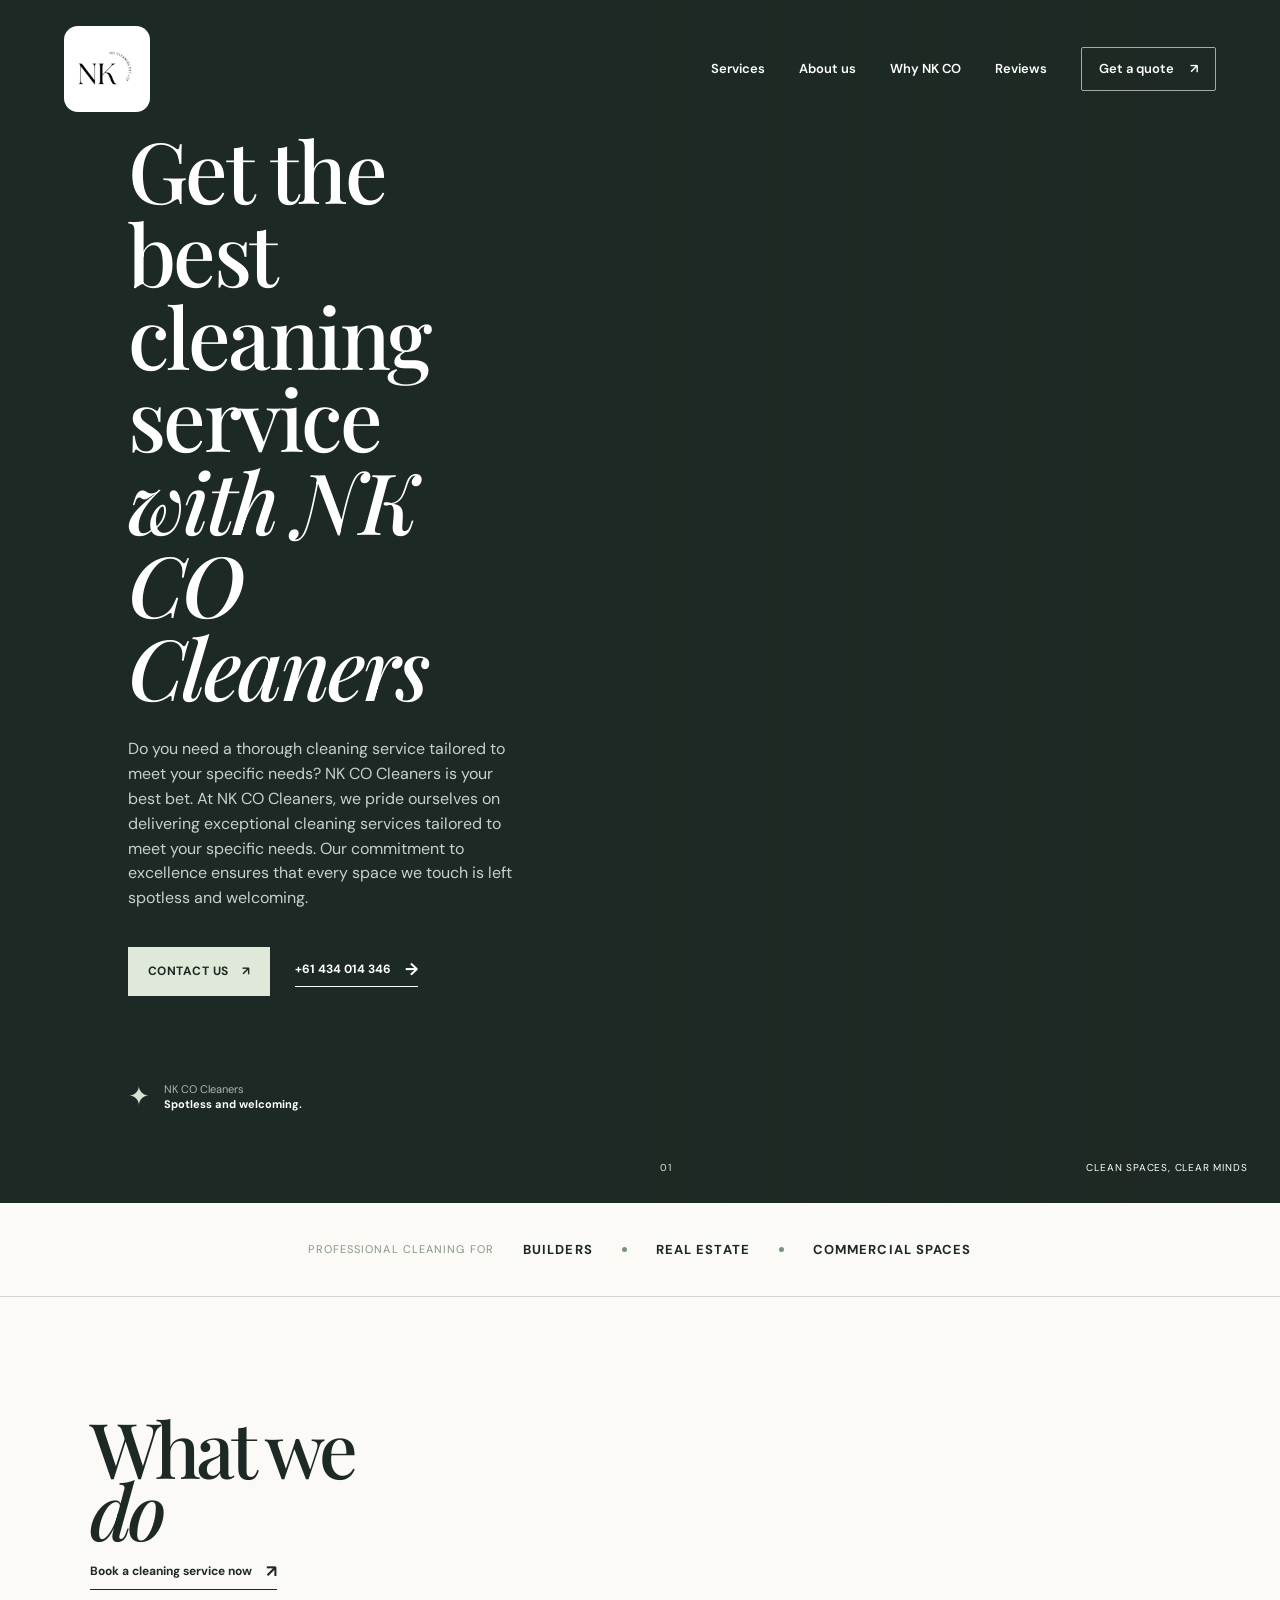
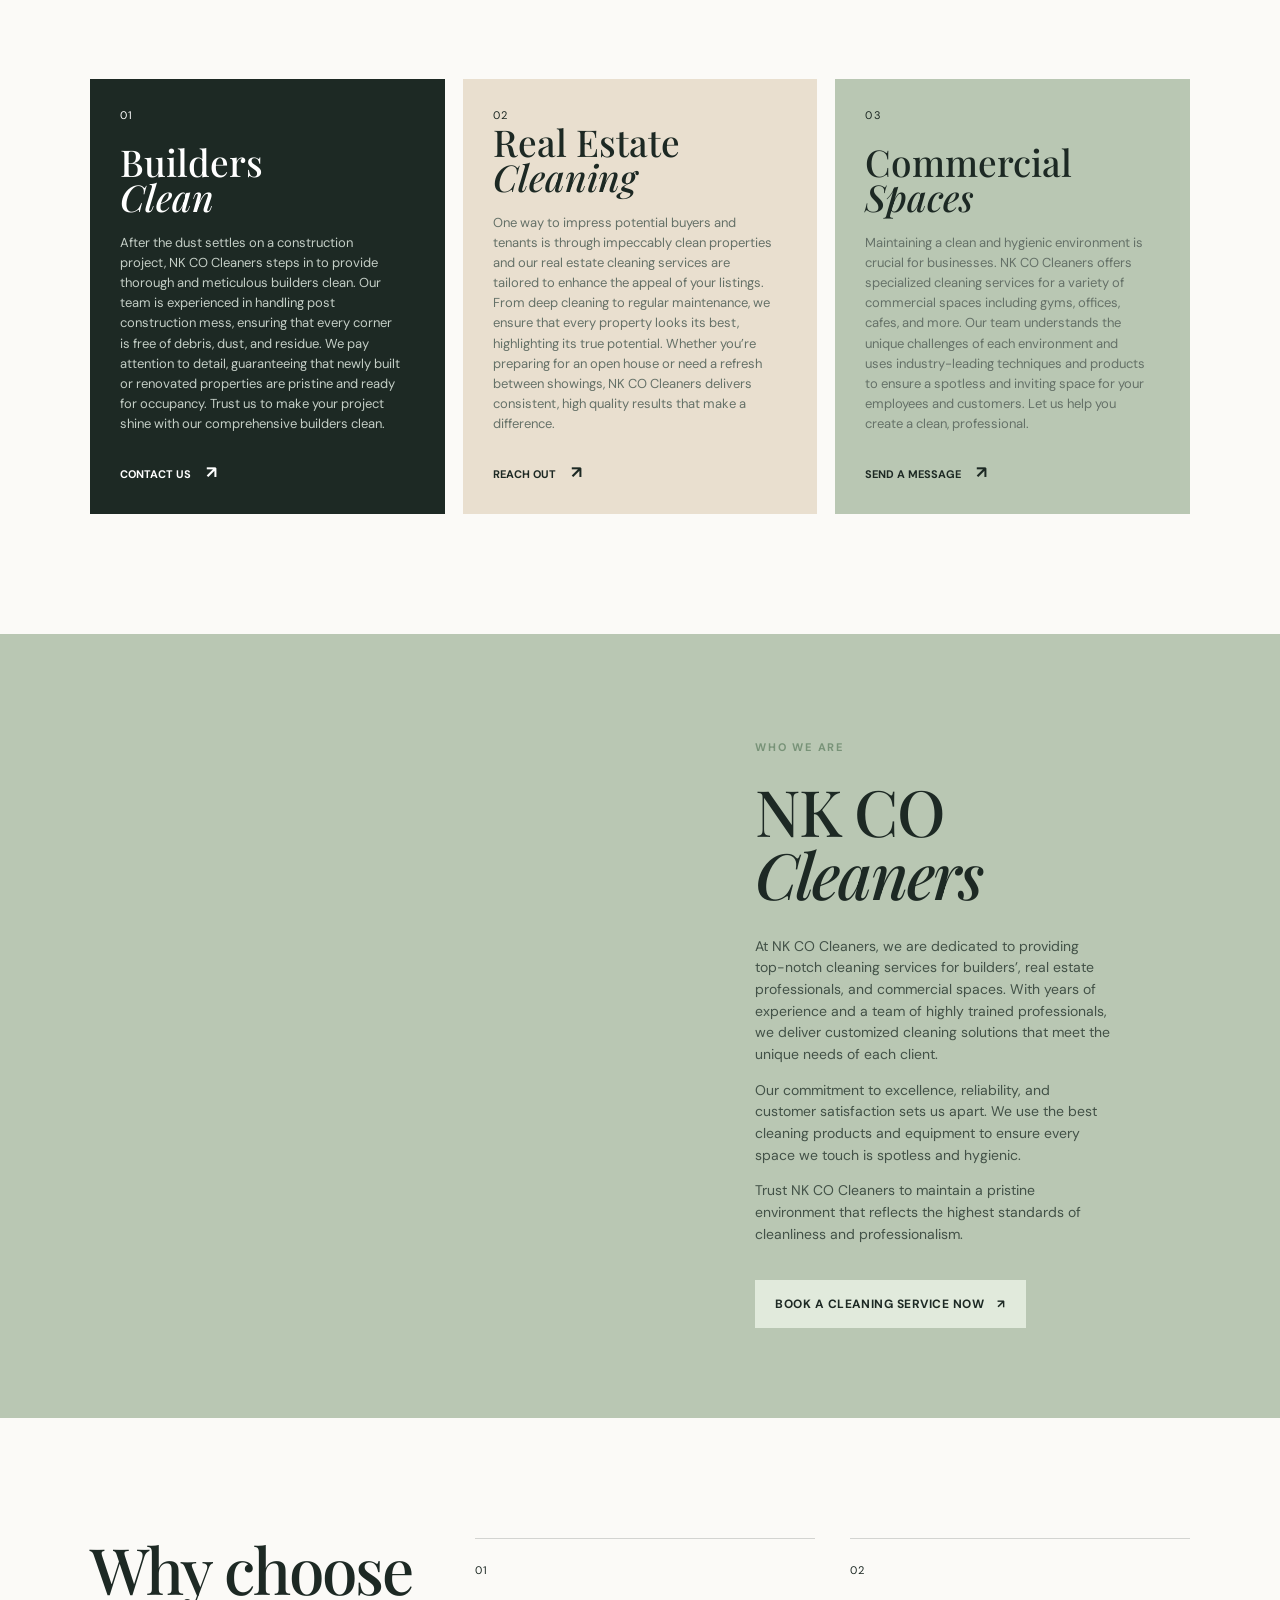
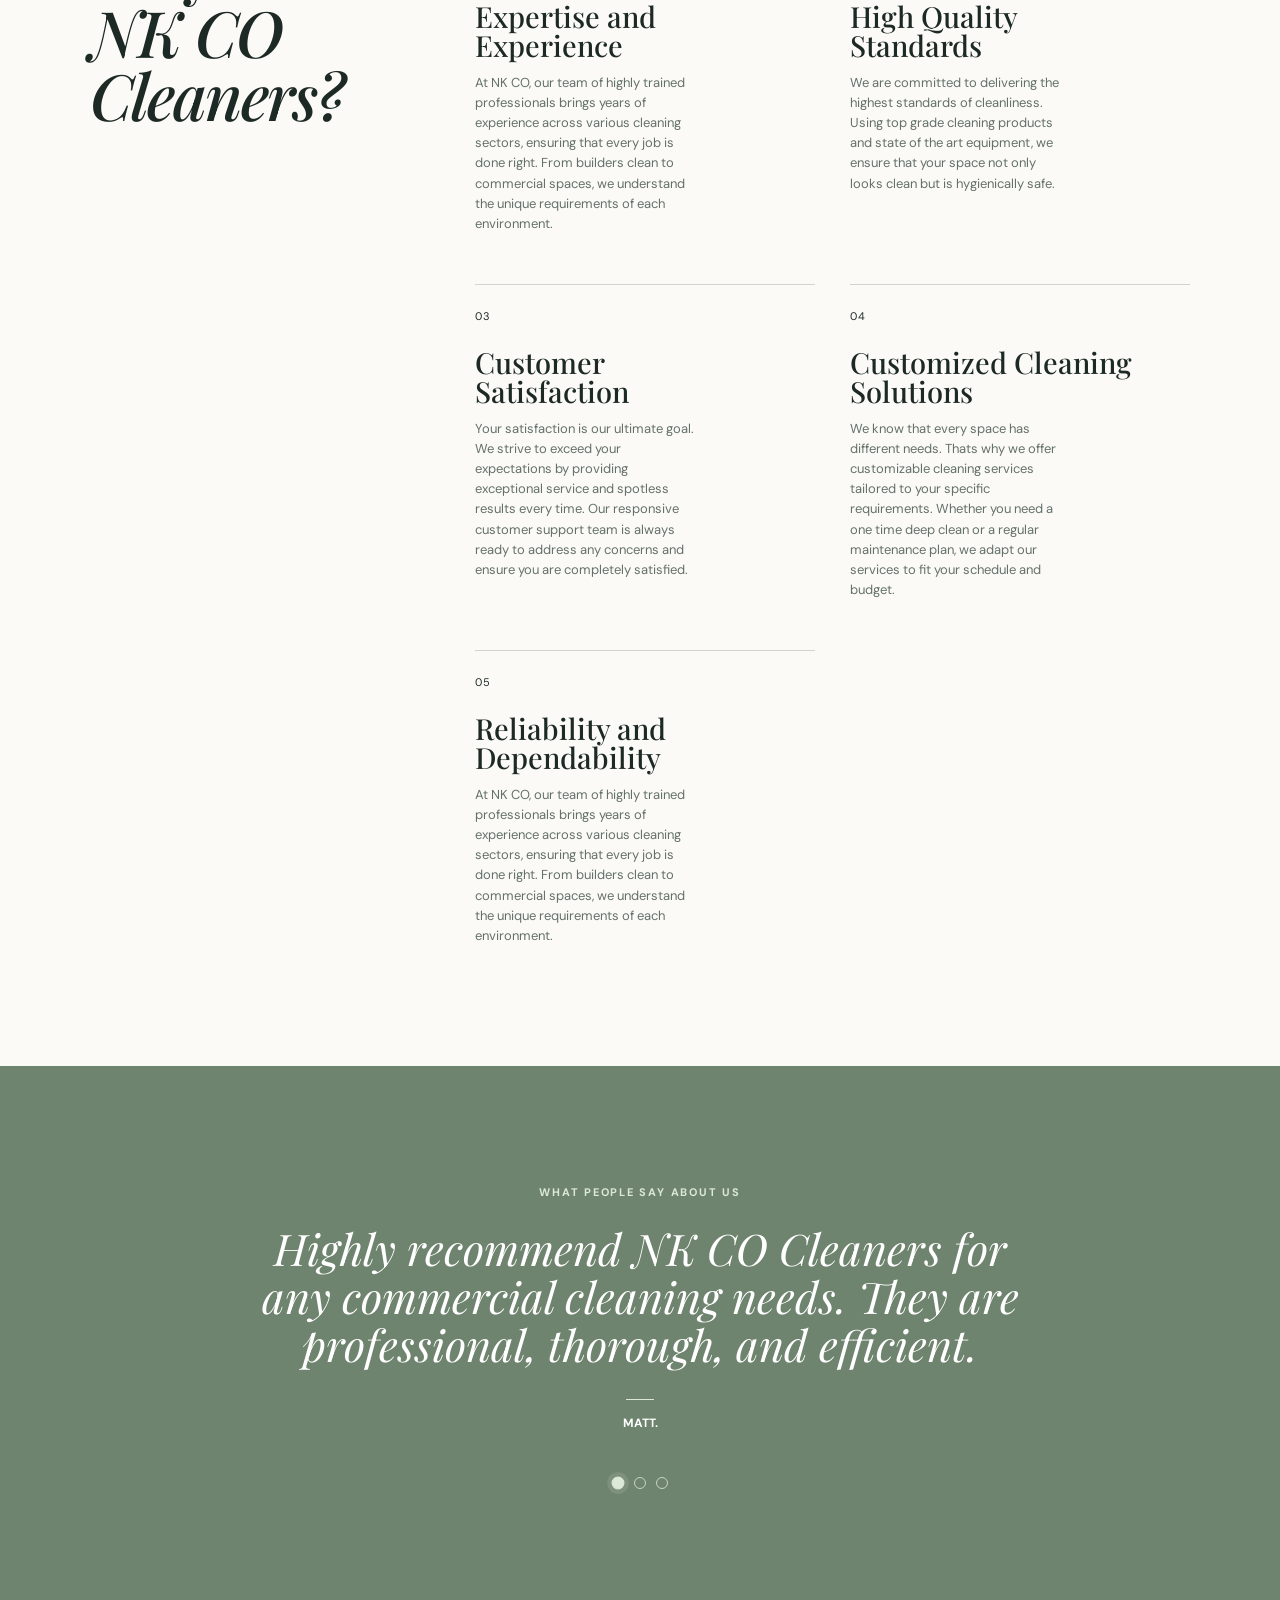
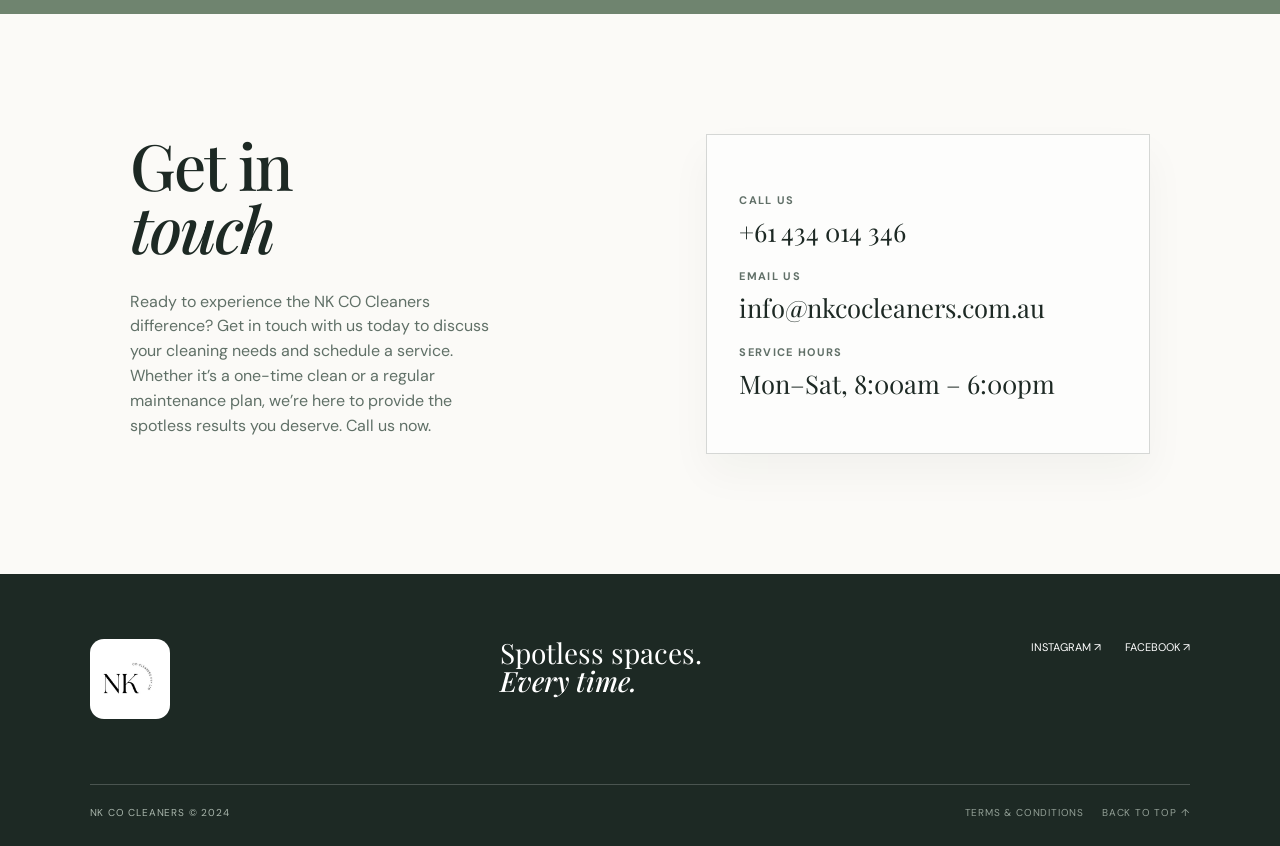
<file: index.html>
<!DOCTYPE html>
<html lang="en">
<head>
<meta charset="UTF-8">
<meta name="viewport" content="width=device-width, initial-scale=1.0">
<title>NK CO Cleaners | Professional Cleaning Services</title>
<meta name="description" content="Professional builders, real estate and commercial cleaning services from NK CO Cleaners.">

<link rel="icon" href="logo.png">
<link rel="preconnect" href="https://fonts.googleapis.com">
<link rel="preconnect" href="https://fonts.gstatic.com" crossorigin>
<link href="https://fonts.googleapis.com/css2?family=Fraunces:ital,opsz,wght@0,9..144,300;0,9..144,500;0,9..144,600;0,9..144,700;1,9..144,500&family=Work+Sans:wght@400;500;600;700&display=swap" rel="stylesheet">
<link rel="stylesheet" href="style.css">
</head>
<body>
<header class="site-header" id="top">
	<div class="header-inner">
		<a class="brand" href="#top" aria-label="NK CO Cleaners home"><img src="logo.png" alt="NK CO Cleaners logo"></a>
		<button class="menu-toggle" type="button" aria-expanded="false" aria-controls="site-nav"><span></span><span></span><span></span><span class="sr-only">Open menu</span></button>
		<nav id="site-nav" class="site-nav" aria-label="Main navigation">
			<a href="#services">Services</a><a href="#about">About us</a><a href="#why-us">Why NK CO</a><a href="#testimonials">Reviews</a><a class="nav-cta" href="#contact">Get a quote <span aria-hidden="true">↗</span></a>
		</nav>
	</div>
</header>
<main>
	<section class="hero">
		<div class="hero-copy"><h1>Get the best cleaning service<br><em>with NK CO Cleaners</em></h1><p class="hero-intro">Do you need a thorough cleaning service tailored to meet your specific needs? NK CO Cleaners is your best bet. At NK CO Cleaners, we pride ourselves on delivering exceptional cleaning services tailored to meet your specific needs. Our commitment to excellence ensures that every space we touch is left spotless and welcoming.</p><div class="hero-actions"><a class="button button-dark" href="#contact">Contact us <span aria-hidden="true">↗</span></a><a class="text-link" href="tel:+61434014346">+61 434 014 346 <span aria-hidden="true">→</span></a></div><div class="hero-proof"><span class="proof-mark">✦</span><span>NK CO Cleaners<br><strong>Spotless and welcoming.</strong></span></div></div>
		<div class="hero-visual"><div class="hero-image"></div><div class="hero-caption"><span>01</span><span>Clean spaces, clear minds</span></div></div>
	</section>
	<section class="service-strip" aria-label="Our service areas"><span>Professional cleaning for</span><strong>Builders</strong><i></i><strong>Real estate</strong><i></i><strong>Commercial spaces</strong></section>
	<section class="section services" id="services">
		<div class="services-intro">
			<h2 class="services-title">What we<br><em>do</em></h2>
			<a class="text-link" href="#contact">Book a cleaning service now <span aria-hidden="true">↗</span></a>
		</div>
		<div class="service-grid">
			<article class="service-card service-card-dark"><span class="card-number">01</span><div><h3>Builders<br><em>Clean</em></h3><p>After the dust settles on a construction project, NK CO Cleaners steps in to provide thorough and meticulous builders clean. Our team is experienced in handling post construction mess, ensuring that every corner is free of debris, dust, and residue. We pay attention to detail, guaranteeing that newly built or renovated properties are pristine and ready for occupancy. Trust us to make your project shine with our comprehensive builders clean.</p><a href="#contact">Contact us <span aria-hidden="true">↗</span></a></div></article>
			<article class="service-card service-card-cream"><span class="card-number">02</span><div><h3>Real Estate<br><em>Cleaning</em></h3><p>One way to impress potential buyers and tenants is through impeccably clean properties and our real estate cleaning services are tailored to enhance the appeal of your listings. From deep cleaning to regular maintenance, we ensure that every property looks its best, highlighting its true potential. Whether you’re preparing for an open house or need a refresh between showings, NK CO Cleaners delivers consistent, high quality results that make a difference.</p><a href="#contact">Reach out <span aria-hidden="true">↗</span></a></div></article>
			<article class="service-card service-card-sage"><span class="card-number">03</span><div><h3>Commercial<br><em>Spaces</em></h3><p>Maintaining a clean and hygienic environment is crucial for businesses. NK CO Cleaners offers specialized cleaning services for a variety of commercial spaces including gyms, offices, cafes, and more. Our team understands the unique challenges of each environment and uses industry-leading techniques and products to ensure a spotless and inviting space for your employees and customers. Let us help you create a clean, professional.</p><a href="mailto:nk.cocleaners@hotmail.com">Send a message <span aria-hidden="true">↗</span></a></div></article>
		</div>
	</section>
	<section class="about-band" id="about"><div class="about-photo"></div><div class="about-copy"><p class="eyebrow">Who we are</p><h2>NK CO<br><em>Cleaners</em></h2><p>At NK CO Cleaners, we are dedicated to providing top-notch cleaning services for builders’, real estate professionals, and commercial spaces. With years of experience and a team of highly trained professionals, we deliver customized cleaning solutions that meet the unique needs of each client.</p><p>Our commitment to excellence, reliability, and customer satisfaction sets us apart. We use the best cleaning products and equipment to ensure every space we touch is spotless and hygienic.</p><p>Trust NK CO Cleaners to maintain a pristine environment that reflects the highest standards of cleanliness and professionalism.</p><a class="button button-light" href="#contact">Book a cleaning service now <span aria-hidden="true">↗</span></a></div></section>
	<section class="section why-us" id="why-us"><div class="section-heading"><h2>Why choose<br><em>NK CO Cleaners?</em></h2></div><div class="reasons"><div class="reason"><span>01</span><h3>Expertise and<br>Experience</h3><p>At NK CO, our team of highly trained professionals brings years of experience across various cleaning sectors, ensuring that every job is done right. From builders clean to commercial spaces, we understand the unique requirements of each environment.</p></div><div class="reason"><span>02</span><h3>High Quality<br>Standards</h3><p>We are committed to delivering the highest standards of cleanliness. Using top grade cleaning products and state of the art equipment, we ensure that your space not only looks clean but is hygienically safe.</p></div><div class="reason"><span>03</span><h3>Customer<br>Satisfaction</h3><p>Your satisfaction is our ultimate goal. We strive to exceed your expectations by providing exceptional service and spotless results every time. Our responsive customer support team is always ready to address any concerns and ensure you are completely satisfied.</p></div><div class="reason"><span>04</span><h3>Customized Cleaning<br>Solutions</h3><p>We know that every space has different needs. Thats why we offer customizable cleaning services tailored to your specific requirements. Whether you need a one time deep clean or a regular maintenance plan, we adapt our services to fit your schedule and budget.</p></div><div class="reason"><span>05</span><h3>Reliability and<br>Dependability</h3><p>At NK CO, our team of highly trained professionals brings years of experience across various cleaning sectors, ensuring that every job is done right. From builders clean to commercial spaces, we understand the unique requirements of each environment.</p></div></div></section>
	<section class="testimonial-section" id="testimonials"><p class="eyebrow">What people say about us</p><blockquote data-testimonial>Highly recommend NK CO Cleaners for any commercial cleaning needs. They are professional, thorough, and efficient.</blockquote><div class="quote-author"><span></span><strong data-author>Matt.</strong></div><div class="testimonial-dots"><button type="button" class="is-active" data-testimonial-index="0" aria-label="Show testimonial from Matt"></button><button type="button" data-testimonial-index="1" aria-label="Show testimonial from Dowell"></button><button type="button" data-testimonial-index="2" aria-label="Show testimonial from Lisa"></button></div></section>
	<section class="contact-section" id="contact">
		<div class="contact-heading">
			<h2>Get in<br><em>touch</em></h2>
			<p>Ready to experience the NK CO Cleaners difference? Get in touch with us today to discuss your cleaning needs and schedule a service. Whether it’s a one-time clean or a regular maintenance plan, we’re here to provide the spotless results you deserve. Call us now.</p>
		</div>
		<div class="contact-card" aria-label="Contact details">
			<div class="contact-item">
				<span class="contact-label">Call us</span>
				<a href="tel:+61434014346">+61 434 014 346</a>
			</div>
			<div class="contact-item">
				<span class="contact-label">Email us</span>
				<a href="mailto:info@nkcocleaners.com.au">info@nkcocleaners.com.au</a>
			</div>
			<div class="contact-item">
				<span class="contact-label">Service hours</span>
				<p>Mon–Sat, 8:00am – 6:00pm</p>
			</div>
		</div>
	</section>
</main>
	<footer class="site-footer"><div class="footer-top"><a class="brand" href="#top"><img src="logo.png" alt="NK CO Cleaners"></a><p>Spotless spaces.<br><em>Every time.</em></p><div class="footer-social"><a href="https://www.instagram.com/nkcocleaners/?hl=en" target="_blank" rel="noreferrer">Instagram ↗</a><a href="https://www.facebook.com/p/NK-CO-Cleaners-100063453499829/" target="_blank" rel="noreferrer">Facebook ↗</a></div></div><div class="footer-bottom"><span>NK CO Cleaners © 2024</span><div class="footer-meta"><a href="terms-and-conditions.html">Terms & Conditions</a><a href="#top">Back to top ↑</a></div></div></footer><script src="main.js"></script>
</body>
</html>
</file>
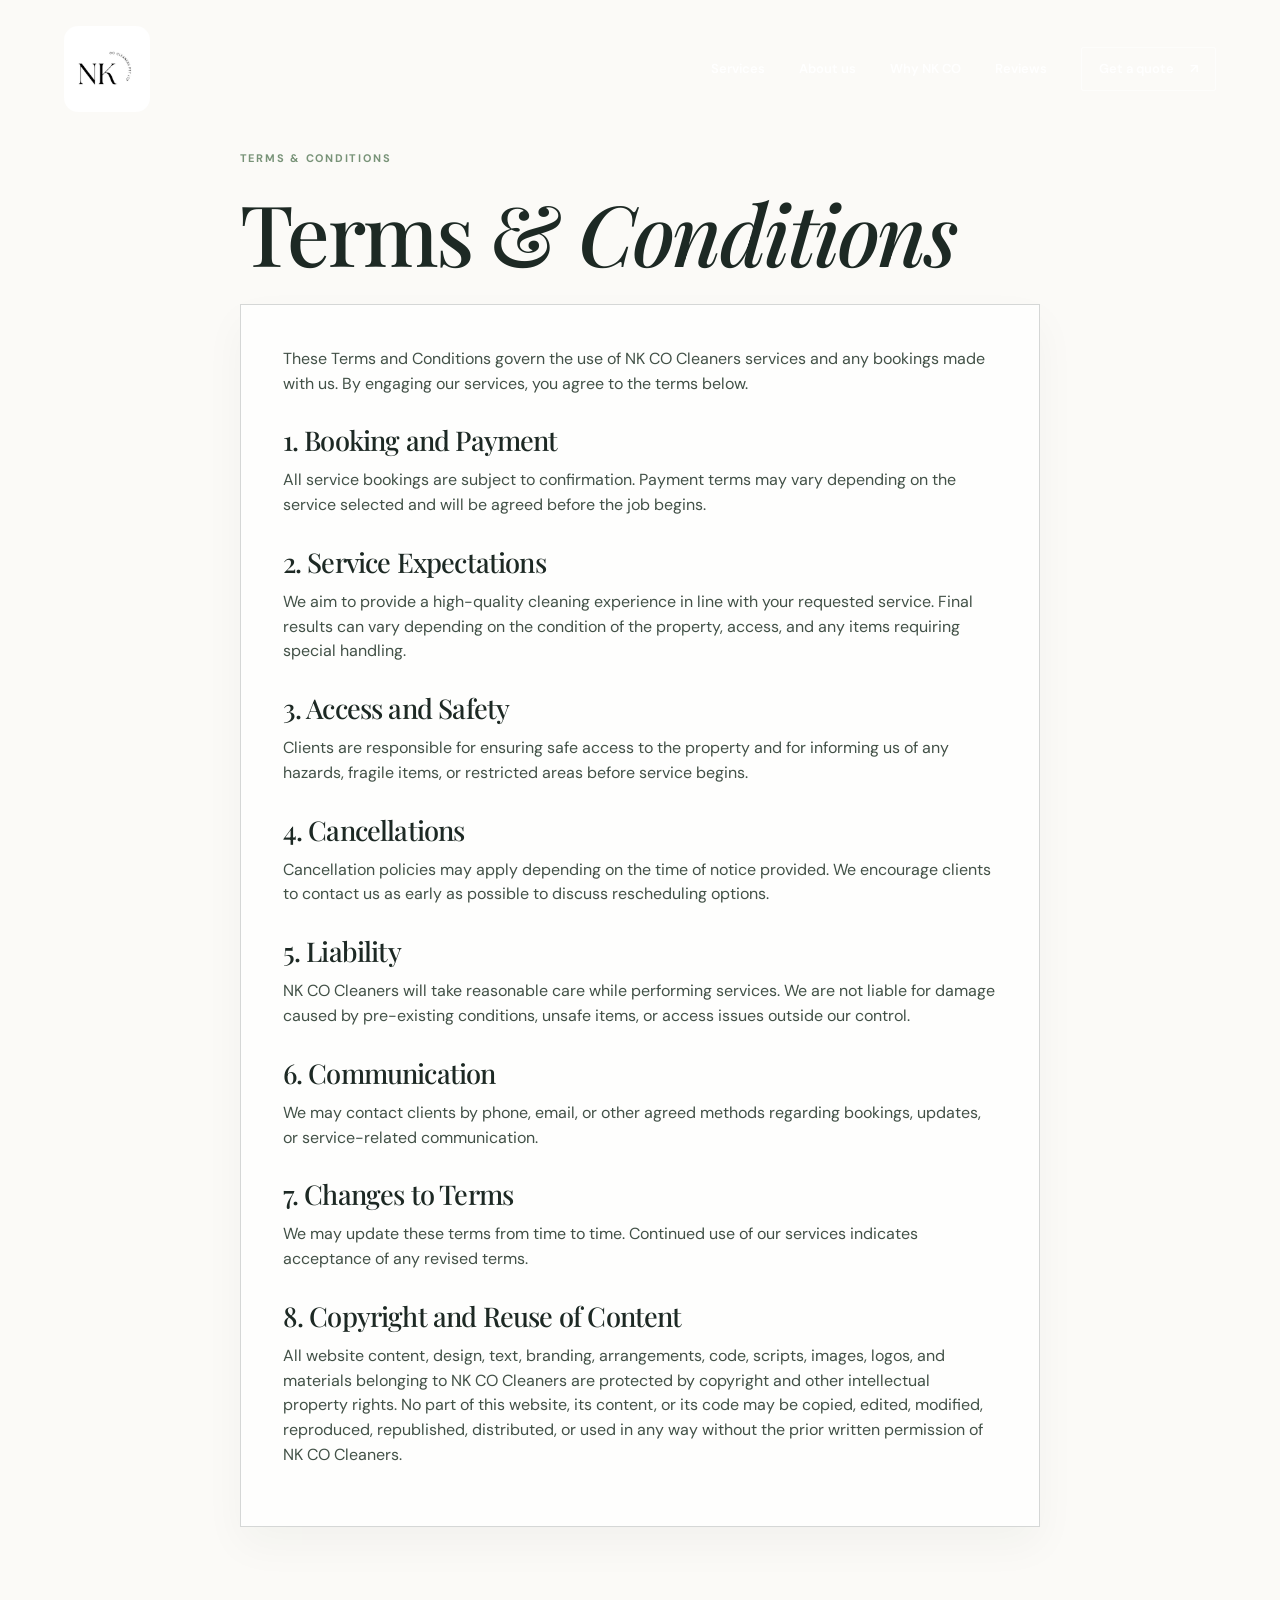
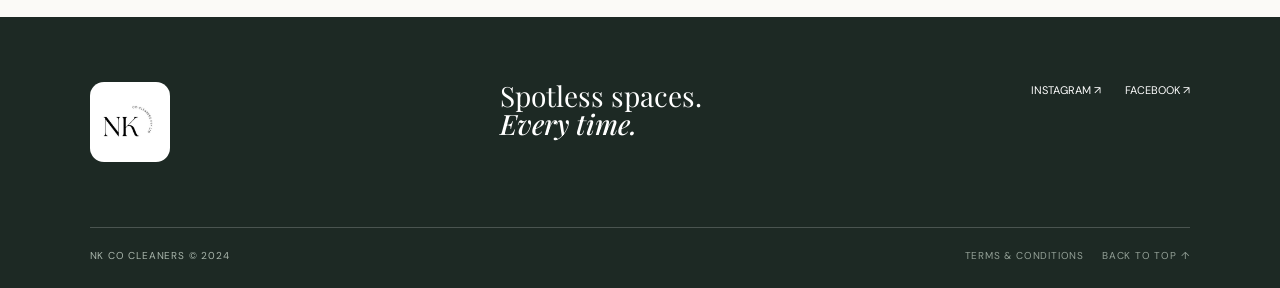
<file: terms-and-conditions.html>
<!DOCTYPE html>
<html lang="en">
<head>
  <meta charset="UTF-8">
  <meta name="viewport" content="width=device-width, initial-scale=1.0">
  <title>Terms & Conditions | NK CO Cleaners</title>
  <link rel="icon" href="logo.png">
  <link rel="stylesheet" href="style.css">
</head>
<body>
  <header class="site-header" id="top">
    <div class="header-inner">
      <a class="brand" href="index.html" aria-label="NK CO Cleaners home"><img src="logo.png" alt="NK CO Cleaners logo"></a>
      <nav id="site-nav" class="site-nav" aria-label="Main navigation">
        <a href="index.html#services">Services</a>
        <a href="index.html#about">About us</a>
        <a href="index.html#why-us">Why NK CO</a>
        <a href="index.html#testimonials">Reviews</a>
        <a class="nav-cta" href="index.html#contact">Get a quote <span aria-hidden="true">↗</span></a>
      </nav>
    </div>
  </header>

  <main>
    <section class="section legal-page">
      <p class="eyebrow">Terms & Conditions</p>
      <h1>Terms & <em>Conditions</em></h1>
      <div class="legal-content">
        <p>These Terms and Conditions govern the use of NK CO Cleaners services and any bookings made with us. By engaging our services, you agree to the terms below.</p>

        <h2>1. Booking and Payment</h2>
        <p>All service bookings are subject to confirmation. Payment terms may vary depending on the service selected and will be agreed before the job begins.</p>

        <h2>2. Service Expectations</h2>
        <p>We aim to provide a high-quality cleaning experience in line with your requested service. Final results can vary depending on the condition of the property, access, and any items requiring special handling.</p>

        <h2>3. Access and Safety</h2>
        <p>Clients are responsible for ensuring safe access to the property and for informing us of any hazards, fragile items, or restricted areas before service begins.</p>

        <h2>4. Cancellations</h2>
        <p>Cancellation policies may apply depending on the time of notice provided. We encourage clients to contact us as early as possible to discuss rescheduling options.</p>

        <h2>5. Liability</h2>
        <p>NK CO Cleaners will take reasonable care while performing services. We are not liable for damage caused by pre-existing conditions, unsafe items, or access issues outside our control.</p>

        <h2>6. Communication</h2>
        <p>We may contact clients by phone, email, or other agreed methods regarding bookings, updates, or service-related communication.</p>

        <h2>7. Changes to Terms</h2>
        <p>We may update these terms from time to time. Continued use of our services indicates acceptance of any revised terms.</p>

        <h2>8. Copyright and Reuse of Content</h2>
        <p>All website content, design, text, branding, arrangements, code, scripts, images, logos, and materials belonging to NK CO Cleaners are protected by copyright and other intellectual property rights. No part of this website, its content, or its code may be copied, edited, modified, reproduced, republished, distributed, or used in any way without the prior written permission of NK CO Cleaners.</p>
      </div>
    </section>
  </main>

  <footer class="site-footer">
    <div class="footer-top">
      <a class="brand" href="index.html"><img src="logo.png" alt="NK CO Cleaners"></a>
      <p>Spotless spaces.<br><em>Every time.</em></p>
      <div class="footer-social">
        <a href="https://www.instagram.com/nkcocleaners/?hl=en" target="_blank" rel="noreferrer">Instagram ↗</a>
        <a href="https://www.facebook.com/p/NK-CO-Cleaners-100063453499829/" target="_blank" rel="noreferrer">Facebook ↗</a>
      </div>
    </div>
    <div class="footer-bottom">
      <span>NK CO Cleaners © 2024</span>
      <div class="footer-meta">
        <a href="terms-and-conditions.html">Terms & Conditions</a>
        <a href="index.html#top">Back to top ↑</a>
      </div>
    </div>
  </footer>
</body>
</html>
</file>
<file: style.css>
@import url('https://fonts.googleapis.com/css2?family=DM+Sans:wght@400;500;600;700&family=Playfair+Display:ital,wght@0,500;0,600;1,500;1,600&display=swap');

:root { --ink: #1d2924; --cream: #f4f0e8; --paper: #fbfaf7; --sage: #b9c7b3; --line: rgba(29, 41, 36, .18); --serif: 'Playfair Display', Georgia, serif; --sans: 'DM Sans', sans-serif; --accent: #789378; --accent-soft: #dfe8d9; }
* { box-sizing: border-box; }
html { scroll-behavior: smooth; }
body { margin: 0; color: var(--ink); background: var(--paper); font-family: var(--sans); font-size: 16px; line-height: 1.55; }
a { color: inherit; text-decoration: none; }
.site-header { position: absolute; z-index: 5; width: 100%; padding: 26px 5vw; }
.header-inner { display: flex; align-items: center; justify-content: space-between; max-width: 1400px; margin: auto; }
.brand img { display: block; width: 86px; height: auto; border-radius: 14px; filter: none; }
.site-nav { display: flex; align-items: center; gap: 34px; color: #fff; font-size: 13px; font-weight: 600; }
.site-nav a, .footer-social a { transition: opacity .2s; }.site-nav a:hover, .footer-social a:hover { opacity: .65; }
.nav-cta { padding: 11px 17px; border: 1px solid rgba(255,255,255,.6); border-radius: 2px; }.nav-cta span, .button span { margin-left: 13px; }
.menu-toggle { display: none; background: none; border: 0; }.sr-only { position: absolute; width: 1px; height: 1px; padding: 0; overflow: hidden; clip: rect(0,0,0,0); white-space: nowrap; border: 0; }
.hero { display: grid; grid-template-columns: 49% 51%; min-height: 735px; background: var(--ink); color: #fff; }
.hero-copy { align-self: center; padding: 128px 8vw 90px 10vw; }.eyebrow { margin: 0 0 24px; color: var(--accent); font-size: 11px; font-weight: 700; letter-spacing: .16em; text-transform: uppercase; }.hero .eyebrow { color: #d7e0d2; }
h1, h2, h3, p { margin-top: 0; } h1, h2 { font-family: var(--serif); font-weight: 500; line-height: .98; letter-spacing: -.03em; } h1 { margin-bottom: 30px; font-size: clamp(3.8rem, 6.6vw, 6.4rem); } h2 { margin-bottom: 30px; font-size: clamp(3rem, 5vw, 5.1rem); } em { font-weight: 500; }
.hero-intro { max-width: 420px; margin-bottom: 36px; color: #c8d0ca; font-size: 16px; }.hero-actions { display: flex; align-items: center; gap: 25px; }.button { display: inline-flex; align-items: center; padding: 14px 19px; border: 1px solid transparent; font-size: 12px; font-weight: 700; letter-spacing: .04em; text-transform: uppercase; transition: transform .2s, background .2s; }.button:hover { transform: translateY(-2px); }.button-dark { color: #fff; background: var(--ink); }.hero .button-dark { background: #dfe8d9; color: var(--ink); }.button-light { color: var(--ink); background: #e1eadc; }.text-link { display: inline-flex; align-items: center; border-bottom: 1px solid currentColor; padding-bottom: 4px; font-size: 12px; font-weight: 700; }.text-link span { margin-left: 14px; font-size: 17px; }.hero-proof { display: flex; align-items: center; gap: 14px; margin-top: 84px; color: #aab9ae; font-size: 11px; line-height: 1.3; }.hero-proof strong { color: #fff; }.proof-mark { color: #d7e0d2; font-size: 26px; }
.hero-visual { position: relative; overflow: hidden; }.hero-image, .about-photo { background: linear-gradient(90deg, rgba(29,41,36,.2), transparent), url('https://www.nkcocleaners.com.au/wp-content/uploads/2024/06/107627272_203860964404323_4022922261014136967_n.jpg') center/cover; }.hero-image { height: 100%; min-height: 735px; }.hero-caption { position: absolute; right: 5%; bottom: 28px; left: 5%; display: flex; justify-content: space-between; color: #fff; font-size: 10px; letter-spacing: .08em; text-transform: uppercase; }.hero-caption span:first-child { color: #d9e7d3; }
.service-strip { display: flex; align-items: center; justify-content: center; gap: 29px; min-height: 94px; padding: 20px; border-bottom: 1px solid var(--line); color: #879388; font-size: 11px; text-transform: uppercase; letter-spacing: .1em; }.service-strip strong { color: var(--ink); font-size: 13px; }.service-strip i { width: 5px; height: 5px; border-radius: 50%; background: #789378; }
.section { max-width: 1400px; margin: auto; padding: 120px 7vw; }.services { display: grid; grid-template-columns: 1fr 1fr; gap: 20px 12%; }.services-intro { align-self: end; max-width: 420px; padding-bottom: 13px; display: flex; flex-direction: column; align-items: flex-start; gap: 18px; }.services-title { margin: 0; font-family: var(--serif); font-size: clamp(4rem, 6vw, 8.8rem); line-height: .8; letter-spacing: -.06em; font-weight: 500; color: var(--ink); }.services-title em { font-style: italic; font-weight: 500; }.services-intro .text-link { margin-top: 0; }.service-grid { grid-column: 1 / -1; display: grid; grid-template-columns: repeat(3,1fr); gap: 18px; margin-top: 56px; }.service-card { min-height: 365px; padding: 28px 30px; display: flex; flex-direction: column; justify-content: space-between; }.service-card-dark { color: #fff; background: var(--ink); }.service-card-cream { background: #e9dfcf; }.service-card-sage { background: var(--sage); }.card-number, .reason > span { font-size: 11px; letter-spacing: .1em; }.service-card h3 { margin: 0 0 18px; font-family: var(--serif); font-size: 37px; font-weight: 500; line-height: .96; }.service-card p { max-width: 280px; margin-bottom: 25px; color: #657168; font-size: 13px; }.service-card-dark p { color: #c4cec6; }.service-card a { font-size: 11px; font-weight: 700; text-transform: uppercase; }.service-card a span { margin-left: 12px; font-size: 17px; }
.about-band { display: grid; grid-template-columns: 50% 50%; background: var(--sage); }.about-photo { min-height: 560px; background-image: url('https://www.nkcocleaners.com.au/wp-content/uploads/2024/06/117089662_209699873820432_7259693328310113772_n.jpg'); }.about-copy { max-width: 600px; padding: 105px 10vw 90px 9vw; }.about-copy p:not(.eyebrow) { max-width: 430px; color: #425147; font-size: 14px; }.about-copy .button { margin-top: 20px; }
.why-us { display: grid; grid-template-columns: 35% 65%; }.reasons { display: grid; grid-template-columns: repeat(2, 1fr); gap: 50px 35px; }.reason { border-top: 1px solid var(--line); padding-top: 18px; }.reason h3 { margin: 20px 0 13px; font-family: var(--serif); font-size: 29px; font-weight: 500; line-height: 1; }.reason p { max-width: 220px; margin: 0; color: #647169; font-size: 13px; }
.testimonial-section { position: relative; padding: 118px 20px 125px; color: #fff; background: #6f846f; text-align: center; }.testimonial-section .eyebrow { color: #dce8d8; }.testimonial-section blockquote { max-width: 760px; margin: 0 auto 30px; font-family: var(--serif); font-size: clamp(2rem, 3.4vw, 3.2rem); font-style: italic; line-height: 1.1; }.quote-author { display: flex; flex-direction: column; align-items: center; }.quote-author span { width: 28px; height: 1px; margin-bottom: 14px; background: #dce8d8; }.quote-author strong { font-size: 12px; text-transform: uppercase; }.quote-author small { color: #d4dfd2; font-size: 11px; }.testimonial-dots { display: flex; justify-content: center; gap: 10px; margin-top: 45px; }.testimonial-dots button { width: 12px; height: 12px; border: 1px solid rgba(220, 232, 216, .8); border-radius: 50%; background: transparent; cursor: pointer; padding: 0; transition: all .2s ease; }.testimonial-dots button.is-active { background: #dce8d8; border-color: #dce8d8; transform: scale(1.08); box-shadow: 0 0 0 4px rgba(220, 232, 216, .12); }
.contact-section { display: grid; grid-template-columns: 1fr 1fr; gap: 13%; max-width: 1200px; margin: auto; padding: 120px 7vw; }.contact-heading > p:not(.eyebrow) { max-width: 360px; color: #607067; }.contact-card { display: flex; flex-direction: column; justify-content: center; gap: 22px; padding: 34px 32px; border: 1px solid var(--line); background: rgba(255,255,255,.65); box-shadow: 0 20px 40px rgba(29,41,36,.04); }.contact-item { display: flex; flex-direction: column; gap: 8px; }.contact-label { color: #617068; font-size: 11px; font-weight: 700; letter-spacing: .12em; text-transform: uppercase; }.contact-item a, .contact-item p { margin: 0; font-family: var(--serif); font-size: clamp(1.5rem, 2vw, 2.2rem); line-height: 1.1; color: var(--ink); }.contact-item a { border-bottom: 1px solid transparent; transition: border-color .2s ease; } .contact-item a:hover { border-color: var(--ink); }
.site-footer { padding: 65px 7vw 25px; color: #fff; background: var(--ink); }.site-footer .brand img { width: 80px; }.footer-top { display: flex; align-items: flex-start; justify-content: space-between; min-height: 145px; }.footer-top > p { margin: 0; font-family: var(--serif); font-size: 28px; line-height: 1; }.footer-social { display: flex; gap: 24px; font-size: 11px; text-transform: uppercase; }.footer-bottom { display: flex; justify-content: space-between; align-items: center; gap: 18px; padding-top: 20px; border-top: 1px solid rgba(255,255,255,.2); color: #a9b6ac; font-size: 10px; text-transform: uppercase; letter-spacing: .08em; }.footer-meta { display: flex; align-items: center; gap: 18px; } .footer-meta a { opacity: .85; } .footer-meta a:hover { opacity: 1; }
.legal-page { max-width: 980px; padding-top: 150px; padding-bottom: 90px; }
.legal-page h1 { margin-bottom: 30px; }
.legal-content { padding: clamp(24px, 4vw, 42px); border: 1px solid var(--line); background: rgba(255,255,255,.75); box-shadow: 0 18px 40px rgba(29,41,36,.04); }
.legal-content h2 { margin: 30px 0 12px; font-family: var(--serif); font-size: clamp(1.7rem, 2vw, 2.4rem); line-height: 1.1; }
.legal-content p { margin: 0 0 16px; color: #425147; font-size: 16px; }
.legal-content ul { margin: 0 0 18px 18px; color: #425147; }
.legal-content li { margin-bottom: 10px; }
@media (max-width: 760px) { .site-header { padding: 20px 6vw; }.menu-toggle { display: block; padding: 7px 0; }.menu-toggle span:not(.sr-only) { display: block; width: 25px; height: 1px; margin: 5px 0; background: #fff; }.site-nav { position: absolute; top: 72px; right: 6vw; left: 6vw; display: none; flex-direction: column; align-items: stretch; gap: 0; padding: 10px 20px 20px; background: var(--ink); }.site-nav.is-open { display: flex; }.site-nav a { padding: 12px 0; border-bottom: 1px solid rgba(255,255,255,.14); }.site-nav .nav-cta { margin-top: 10px; padding: 12px; text-align: center; }.hero { display: block; }.hero-copy { padding: 125px 8vw 70px; }.hero-visual, .hero-image { min-height: 430px; }.hero-proof { margin-top: 55px; }.service-strip { justify-content: flex-start; gap: 14px; overflow: hidden; white-space: nowrap; font-size: 9px; }.service-strip strong { font-size: 10px; }.section { padding: 78px 8vw; }.services, .why-us, .contact-section, .about-band { display: block; }.services-intro { margin-top: 40px; }.service-grid { display: block; margin-top: 42px; }.service-card { min-height: 330px; margin-bottom: 12px; }.about-photo { min-height: 330px; }.about-copy { padding: 75px 8vw; }.reasons { margin-top: 55px; gap: 35px 20px; }.reason h3 { font-size: 23px; }.contact-section { padding-top: 80px; padding-bottom: 80px; }.contact-form { margin-top: 45px; }.footer-top { display: grid; grid-template-columns: 1fr 1fr; gap: 40px; }.footer-social { grid-column: 1 / -1; }.footer-bottom { margin-top: 30px; align-items: flex-start; }.footer-meta { flex-direction: column; align-items: flex-end; gap: 8px; }.footer-meta a { display: inline; } }
</file>
